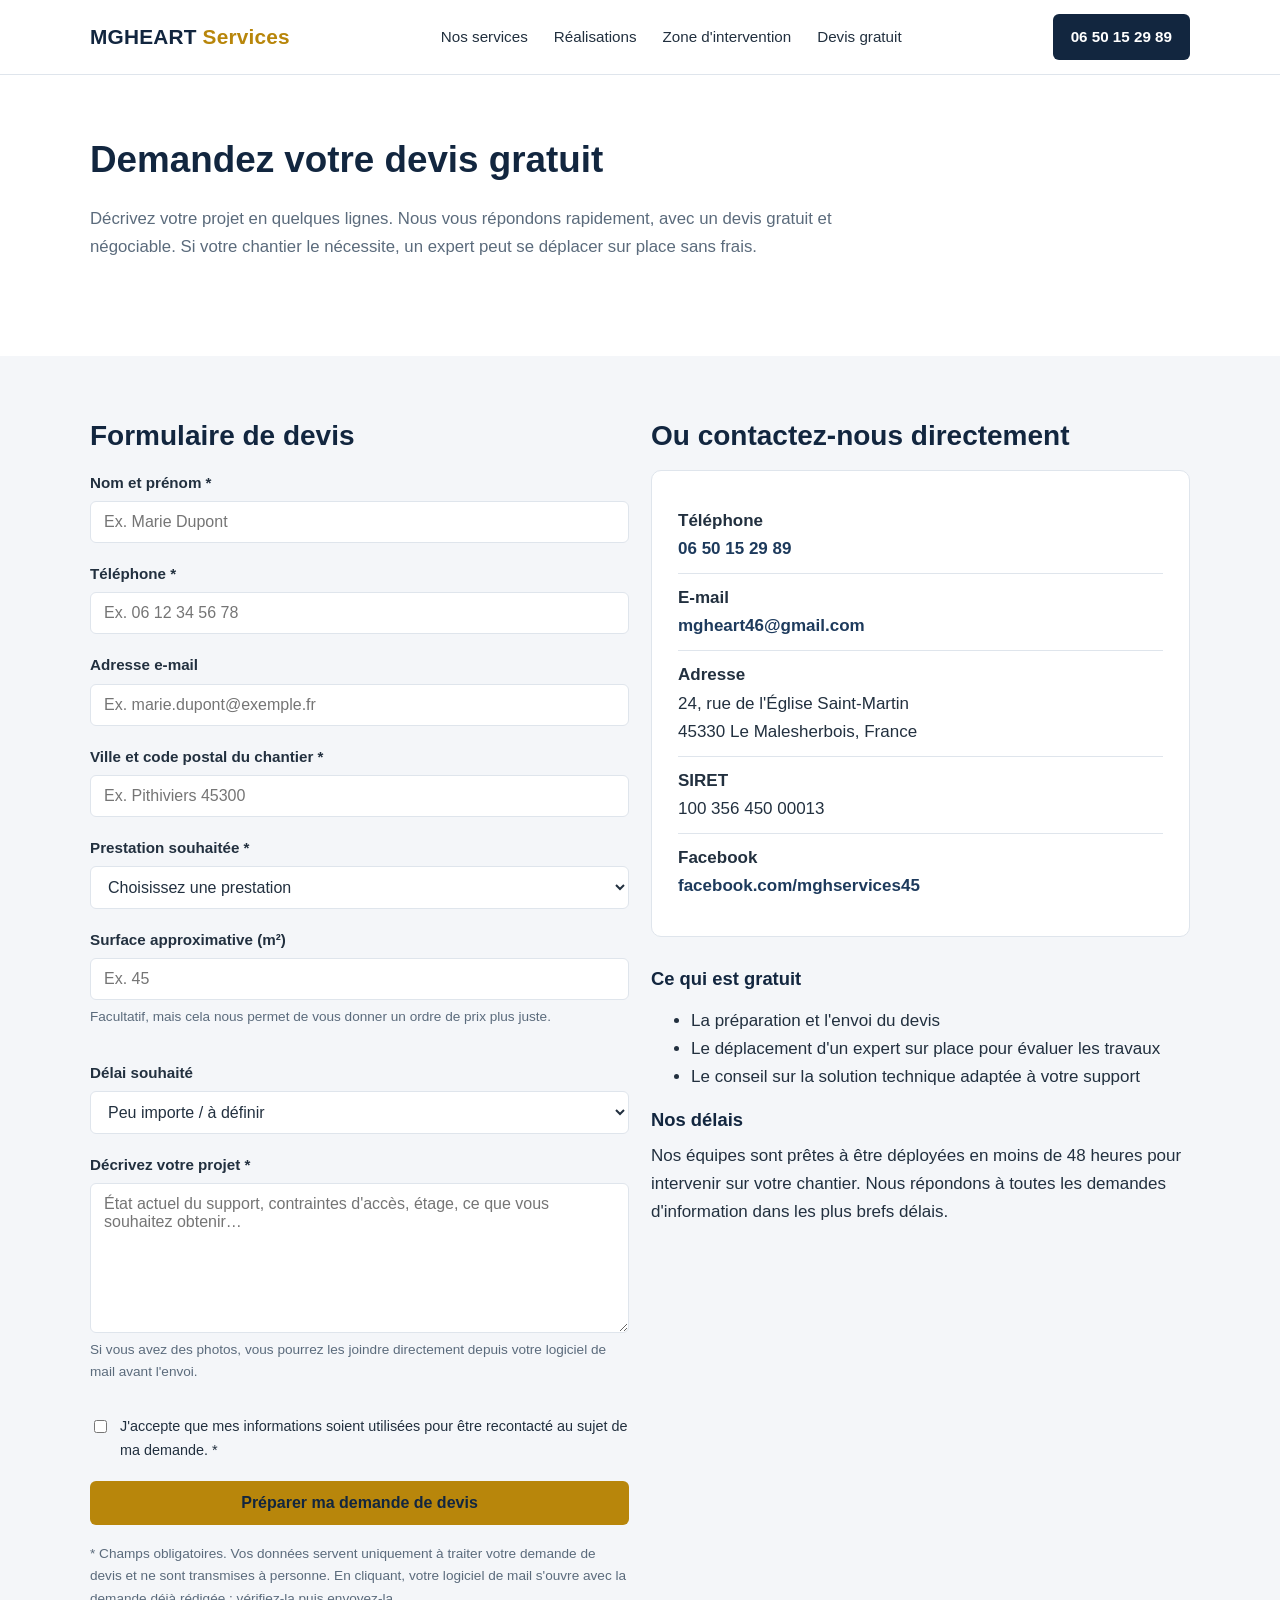
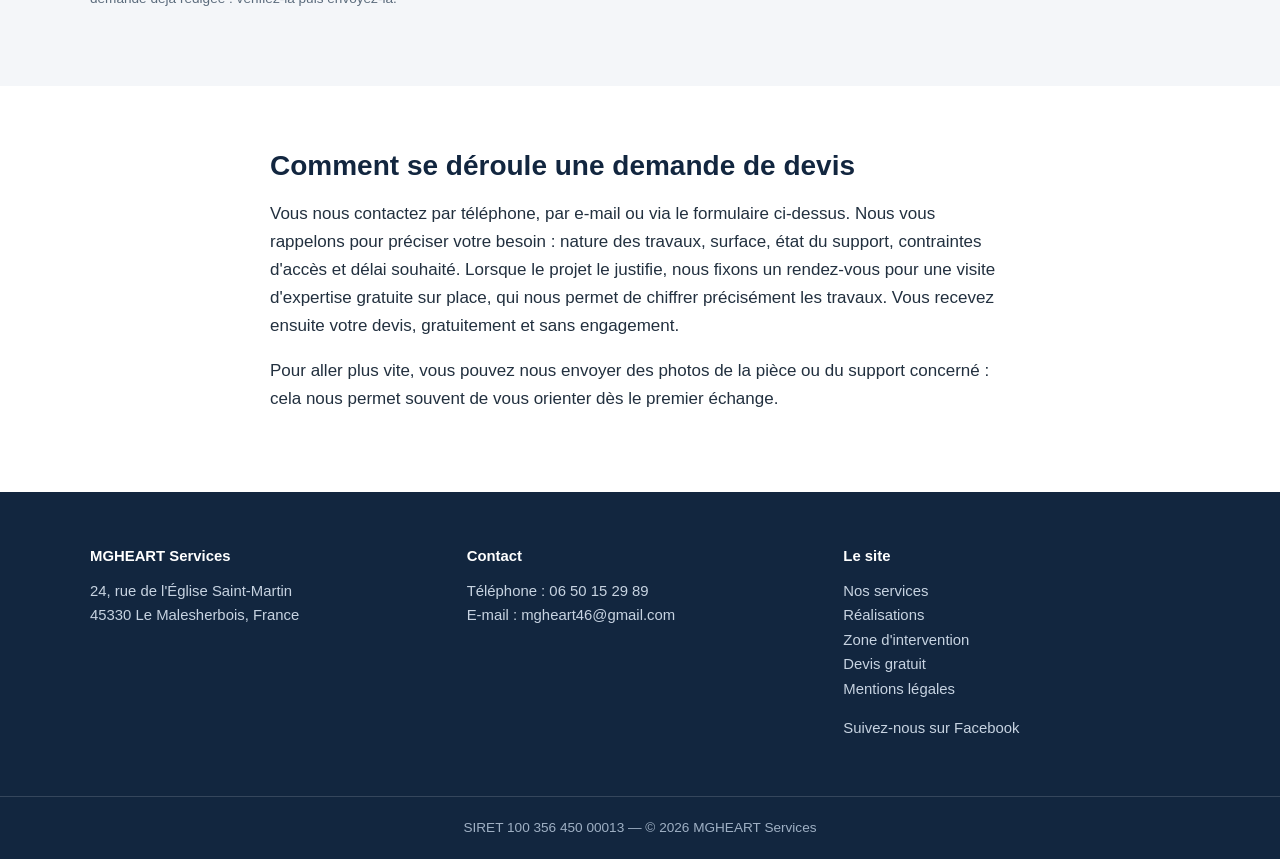
<file: contact.html>
<!DOCTYPE html>
<html lang="fr">
<head>
<meta charset="utf-8">
<meta name="viewport" content="width=device-width, initial-scale=1">
<title>Devis gratuit — Contact | MGHEART Services</title>
<meta name="description" content="Demandez votre devis gratuit à MGHEART Services : rénovation et nettoyage de locaux. Visite d'expertise gratuite. Le Malesherbois, Loiret et Île-de-France. Téléphone : 06 50 15 29 89.">
<link rel="canonical" href="https://www.mgheart-services.fr/contact.html">
<link rel="stylesheet" href="style.css">
</head>
<body>

<header class="entete">
  <div class="conteneur">
    <a class="logo" href="index.html">MGHEART<span> Services</span></a>
    <nav aria-label="Navigation principale">
      <ul>
        <li><a href="services.html">Nos services</a></li>
        <li><a href="realisations.html">Réalisations</a></li>
        <li><a href="zone-intervention.html">Zone d'intervention</a></li>
        <li><a href="contact.html">Devis gratuit</a></li>
      </ul>
    </nav>
    <a class="bouton-entete" href="tel:+33650152989">06 50 15 29 89</a>
  </div>
</header>

<main>

<section class="section">
  <div class="conteneur">
    <h1>Demandez votre devis gratuit</h1>
    <p class="chapeau">
      Décrivez votre projet en quelques lignes. Nous vous répondons rapidement,
      avec un devis gratuit et négociable. Si votre chantier le nécessite, un
      expert peut se déplacer sur place sans frais.
    </p>
  </div>
</section>

<section class="section section-grise">
  <div class="conteneur">
    <div class="grille">

      <div>
        <h2>Formulaire de devis</h2>
        <!--
          Ce formulaire fonctionne sans service externe : à l'envoi, il ouvre
          le logiciel de mail du visiteur avec la demande déjà rédigée,
          adressée à mgheart46@gmail.com. Pour le remplacer par un envoi
          automatique, il suffit plus tard de pointer l'attribut action vers
          un service tel que Formspree.
        -->
        <form class="formulaire" id="formulaire-devis" novalidate>
          <div class="champ">
            <label for="nom">Nom et prénom *</label>
            <input type="text" id="nom" name="nom" required autocomplete="name" placeholder="Ex. Marie Dupont">
            <p class="erreur" id="erreur-nom" hidden>Merci d'indiquer votre nom.</p>
          </div>

          <div class="champ">
            <label for="telephone">Téléphone *</label>
            <input type="tel" id="telephone" name="telephone" required autocomplete="tel" placeholder="Ex. 06 12 34 56 78">
            <p class="erreur" id="erreur-telephone" hidden>Merci d'indiquer un numéro où vous joindre.</p>
          </div>

          <div class="champ">
            <label for="email">Adresse e-mail</label>
            <input type="email" id="email" name="email" autocomplete="email" placeholder="Ex. marie.dupont@exemple.fr">
            <p class="erreur" id="erreur-email" hidden>Cet e-mail ne semble pas valide.</p>
          </div>

          <div class="champ">
            <label for="ville">Ville et code postal du chantier *</label>
            <input type="text" id="ville" name="ville" required autocomplete="address-level2" placeholder="Ex. Pithiviers 45300">
            <p class="erreur" id="erreur-ville" hidden>Merci d'indiquer le lieu des travaux.</p>
          </div>

          <div class="champ">
            <label for="prestation">Prestation souhaitée *</label>
            <select id="prestation" name="prestation" required>
              <option value="">Choisissez une prestation</option>
              <option>Traitement de sol — marbre</option>
              <option>Traitement de sol — terrazzo / granito</option>
              <option>Ponçage et vitrification de parquet</option>
              <option>Carrelage / tomettes / parement</option>
              <option>Plâtrerie</option>
              <option>Peinture / traitement des murs</option>
              <option>Isolation / aménagement de combles</option>
              <option>Électricité / plomberie</option>
              <option>Nettoyage professionnel (locaux)</option>
              <option>Nettoyage domestique</option>
              <option>Montage de meubles / débarras</option>
              <option>Plusieurs prestations / rénovation complète</option>
              <option>Autre demande</option>
            </select>
            <p class="erreur" id="erreur-prestation" hidden>Merci de choisir une prestation.</p>
          </div>

          <div class="champ">
            <label for="surface">Surface approximative (m²)</label>
            <input type="text" id="surface" name="surface" inputmode="numeric" placeholder="Ex. 45">
            <p class="mention-champ">Facultatif, mais cela nous permet de vous donner un ordre de prix plus juste.</p>
          </div>

          <div class="champ">
            <label for="delai">Délai souhaité</label>
            <select id="delai" name="delai">
              <option value="">Peu importe / à définir</option>
              <option>Dès que possible</option>
              <option>Dans le mois</option>
              <option>Dans les trois mois</option>
              <option>Plus tard, je me renseigne</option>
            </select>
          </div>

          <div class="champ">
            <label for="message">Décrivez votre projet *</label>
            <textarea id="message" name="message" required placeholder="État actuel du support, contraintes d'accès, étage, ce que vous souhaitez obtenir…"></textarea>
            <p class="mention-champ">Si vous avez des photos, vous pourrez les joindre directement depuis votre logiciel de mail avant l'envoi.</p>
            <p class="erreur" id="erreur-message" hidden>Merci de décrire brièvement votre projet.</p>
          </div>

          <div class="champ">
            <label for="consentement" style="font-weight:400; font-size:.9rem; display:flex; gap:10px; align-items:flex-start">
              <input type="checkbox" id="consentement" name="consentement" required style="width:auto; margin-top:5px">
              <span>J'accepte que mes informations soient utilisées pour être recontacté au sujet de ma demande. *</span>
            </label>
            <p class="erreur" id="erreur-consentement" hidden>Merci de cocher cette case pour que nous puissions vous répondre.</p>
          </div>

          <button class="bouton" type="submit" id="bouton-envoi">Préparer ma demande de devis</button>

          <p class="mention-champ">
            * Champs obligatoires. Vos données servent uniquement à traiter votre demande de devis
            et ne sont transmises à personne. En cliquant, votre logiciel de mail s'ouvre avec
            la demande déjà rédigée : vérifiez-la puis envoyez-la.
          </p>

          <p class="recap" id="recap" hidden></p>
        </form>
      </div>

      <div>
        <h2>Ou contactez-nous directement</h2>
        <div class="contact-direct">
          <ul class="coordonnees">
            <li>
              <strong>Téléphone</strong><br>
              <a href="tel:+33650152989">06 50 15 29 89</a>
            </li>
            <li>
              <strong>E-mail</strong><br>
              <a href="mailto:mgheart46@gmail.com">mgheart46@gmail.com</a>
            </li>
            <li>
              <strong>Adresse</strong><br>
              24, rue de l'Église Saint-Martin<br>
              45330 Le Malesherbois, France
            </li>
            <li>
              <strong>SIRET</strong><br>
              100 356 450 00013
            </li>
            <li>
              <strong>Facebook</strong><br>
              <a href="https://www.facebook.com/mghservices45" rel="noopener">facebook.com/mghservices45</a>
            </li>
          </ul>
        </div>

        <h3 style="margin-top:30px">Ce qui est gratuit</h3>
        <ul>
          <li>La préparation et l'envoi du devis</li>
          <li>Le déplacement d'un expert sur place pour évaluer les travaux</li>
          <li>Le conseil sur la solution technique adaptée à votre support</li>
        </ul>

        <h3>Nos délais</h3>
        <p>
          Nos équipes sont prêtes à être déployées en moins de 48 heures pour
          intervenir sur votre chantier. Nous répondons à toutes les demandes
          d'information dans les plus brefs délais.
        </p>
      </div>

    </div>
  </div>
</section>

<section class="section">
  <div class="conteneur prose">
    <h2>Comment se déroule une demande de devis</h2>
    <p>
      Vous nous contactez par téléphone, par e-mail ou via le formulaire
      ci-dessus. Nous vous rappelons pour préciser votre besoin : nature des
      travaux, surface, état du support, contraintes d'accès et délai
      souhaité. Lorsque le projet le justifie, nous fixons un rendez-vous pour
      une visite d'expertise gratuite sur place, qui nous permet de chiffrer
      précisément les travaux. Vous recevez ensuite votre devis, gratuitement
      et sans engagement.
    </p>
    <p>
      Pour aller plus vite, vous pouvez nous envoyer des photos de la pièce ou
      du support concerné : cela nous permet souvent de vous orienter dès le
      premier échange.
    </p>
  </div>
</section>

</main>

<footer class="pied">
  <div class="conteneur">
    <div>
      <p class="pied-titre">MGHEART Services</p>
      <p>
        24, rue de l'Église Saint-Martin<br>
        45330 Le Malesherbois, France
      </p>
    </div>
    <div>
      <p class="pied-titre">Contact</p>
      <p>
        Téléphone : <a href="tel:+33650152989">06 50 15 29 89</a><br>
        E-mail : <a href="mailto:mgheart46@gmail.com">mgheart46@gmail.com</a>
      </p>
    </div>
    <div>
      <p class="pied-titre">Le site</p>
      <p>
        <a href="services.html">Nos services</a><br>
        <a href="realisations.html">Réalisations</a><br>
        <a href="zone-intervention.html">Zone d'intervention</a><br>
        <a href="contact.html">Devis gratuit</a><br>
        <a href="mentions-legales.html">Mentions légales</a>
      </p>
      <p style="margin-top:14px">
        <a href="https://www.facebook.com/mghservices45" rel="noopener">Suivez-nous sur Facebook</a>
      </p>
    </div>
  </div>
  <p class="pied-bas">SIRET 100 356 450 00013 — © 2026 MGHEART Services</p>
</footer>


<script>
(function () {
  var DESTINATAIRE = "mgheart46@gmail.com";

  var form = document.getElementById("formulaire-devis");
  if (!form) return;

  var champs = [
    { id: "nom",          obligatoire: true },
    { id: "telephone",    obligatoire: true },
    { id: "email",        obligatoire: false, email: true },
    { id: "ville",        obligatoire: true },
    { id: "prestation",   obligatoire: true },
    { id: "message",      obligatoire: true },
    { id: "consentement", obligatoire: true, case: true }
  ];

  function valeur(id) {
    var el = document.getElementById(id);
    if (!el) return "";
    return el.type === "checkbox" ? (el.checked ? "oui" : "") : el.value.trim();
  }

  function afficherErreur(id, montre) {
    var el = document.getElementById(id);
    var msg = document.getElementById("erreur-" + id);
    if (el) el.setAttribute("aria-invalid", montre ? "true" : "false");
    if (msg) msg.hidden = !montre;
  }

  function valider() {
    var premierInvalide = null;

    champs.forEach(function (c) {
      var v = valeur(c.id);
      var invalide = false;

      if (c.obligatoire && !v) invalide = true;
      if (!invalide && c.email && v && !/^[^\s@]+@[^\s@]+\.[^\s@]{2,}$/.test(v)) invalide = true;
      if (!invalide && c.id === "telephone" && v && v.replace(/[^0-9]/g, "").length < 9) invalide = true;

      afficherErreur(c.id, invalide);
      if (invalide && !premierInvalide) premierInvalide = document.getElementById(c.id);
    });

    return premierInvalide;
  }

  // Effacer le message d'erreur dès que l'utilisateur corrige
  champs.forEach(function (c) {
    var el = document.getElementById(c.id);
    if (!el) return;
    var evenement = el.type === "checkbox" || el.tagName === "SELECT" ? "change" : "input";
    el.addEventListener(evenement, function () { afficherErreur(c.id, false); });
  });

  form.addEventListener("submit", function (e) {
    e.preventDefault();

    var premierInvalide = valider();
    if (premierInvalide) {
      premierInvalide.focus();
      premierInvalide.scrollIntoView({ behavior: "smooth", block: "center" });
      return;
    }

    var lignes = [
      "Nom et prénom : " + valeur("nom"),
      "Téléphone : " + valeur("telephone"),
      "E-mail : " + (valeur("email") || "non renseigné"),
      "Ville et code postal du chantier : " + valeur("ville"),
      "Prestation souhaitée : " + valeur("prestation"),
      "Surface approximative : " + (valeur("surface") ? valeur("surface") + " m²" : "non renseignée"),
      "Délai souhaité : " + (valeur("delai") || "à définir"),
      "",
      "Description du projet :",
      valeur("message"),
      "",
      "---",
      "Demande envoyée depuis le site mgheart-services.fr"
    ];

    var corps = lignes.join("\n");
    var sujet = "Demande de devis - " + valeur("prestation") + " - " + valeur("ville");
    var lien = "mailto:" + DESTINATAIRE +
               "?subject=" + encodeURIComponent(sujet) +
               "&body=" + encodeURIComponent(corps);

    window.location.href = lien;

    var recap = document.getElementById("recap");
    if (recap) {
      recap.hidden = false;
      recap.innerHTML = "<strong>Votre demande est prête.</strong>" +
        "Votre logiciel de mail vient de s'ouvrir avec le message déjà rédigé : " +
        "vérifiez-le, ajoutez vos photos si vous en avez, puis cliquez sur Envoyer. " +
        "Si rien ne s'est ouvert, écrivez-nous directement à " +
        '<a href="mailto:' + DESTINATAIRE + '">' + DESTINATAIRE + "</a> " +
        "ou appelez le <a href=\"tel:+33650152989\">06 50 15 29 89</a>.";
    }
  });
})();
</script>

</body>
</html>
</file>
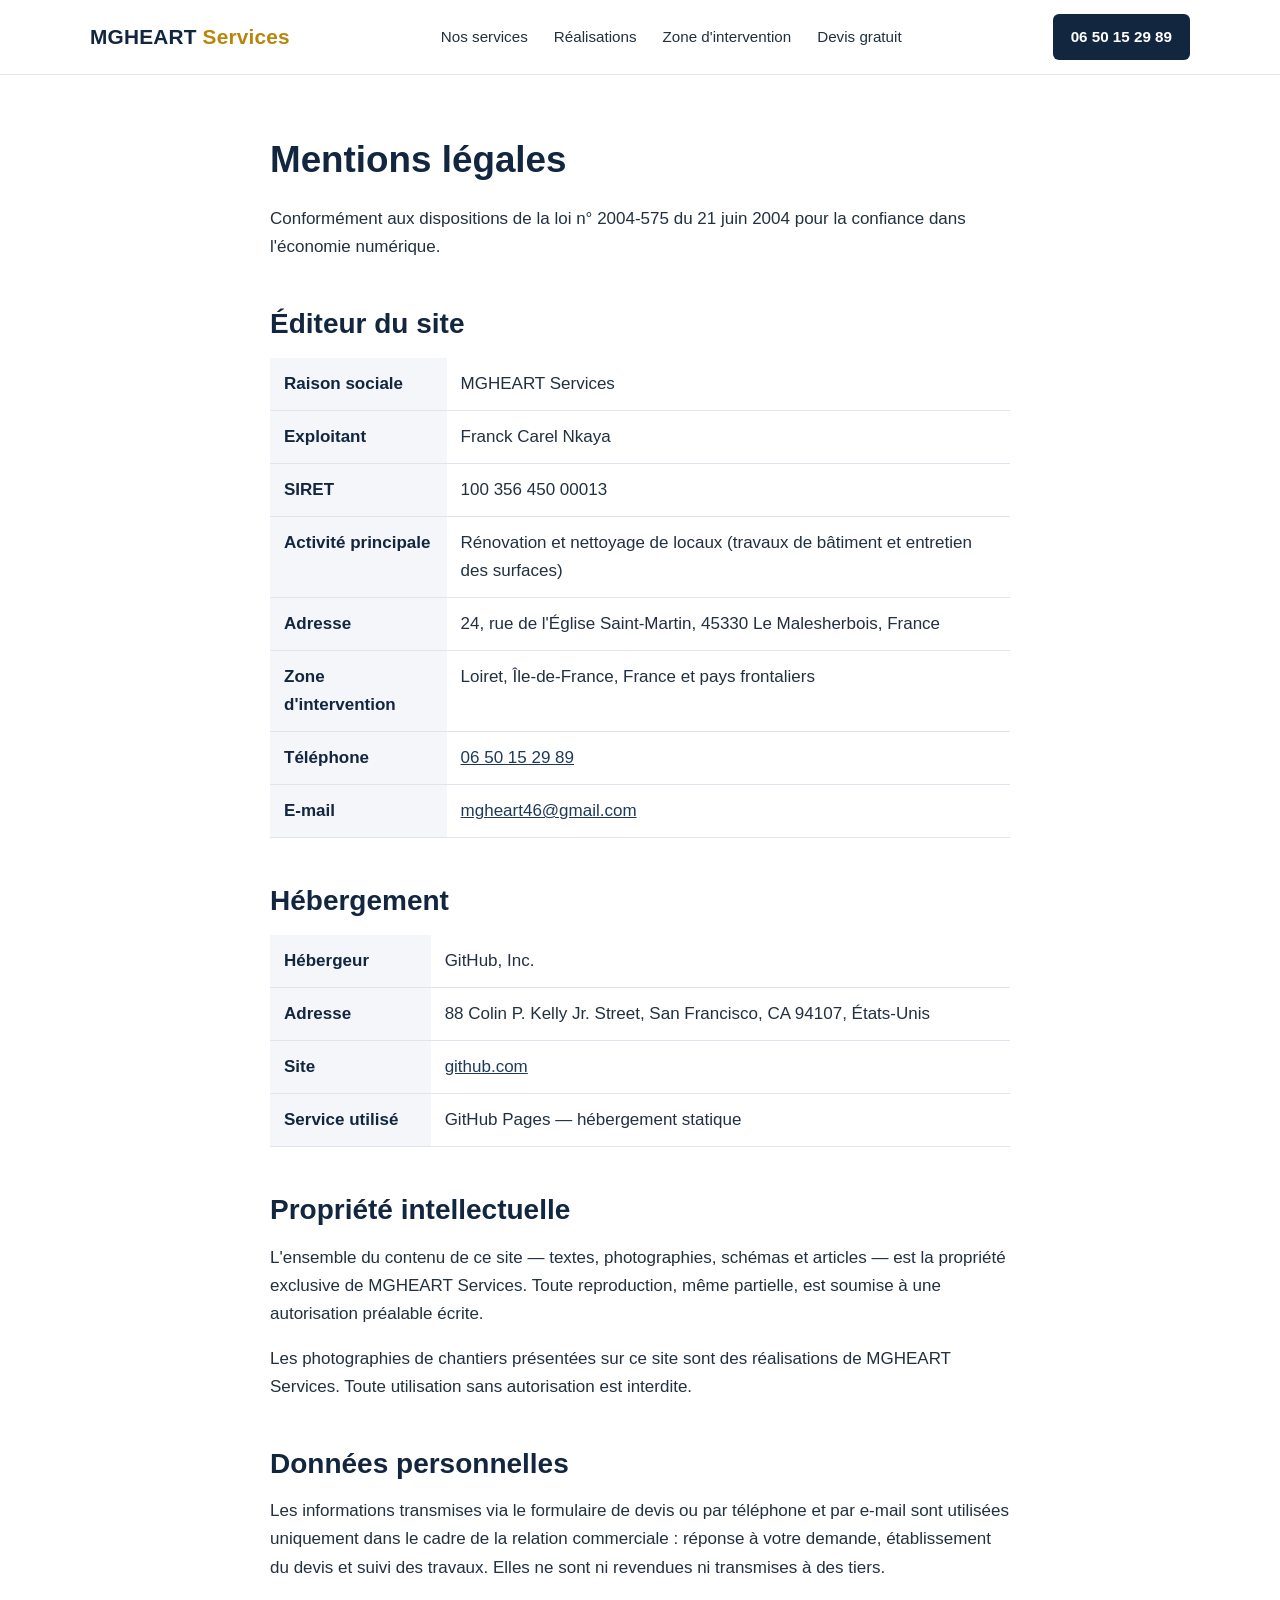
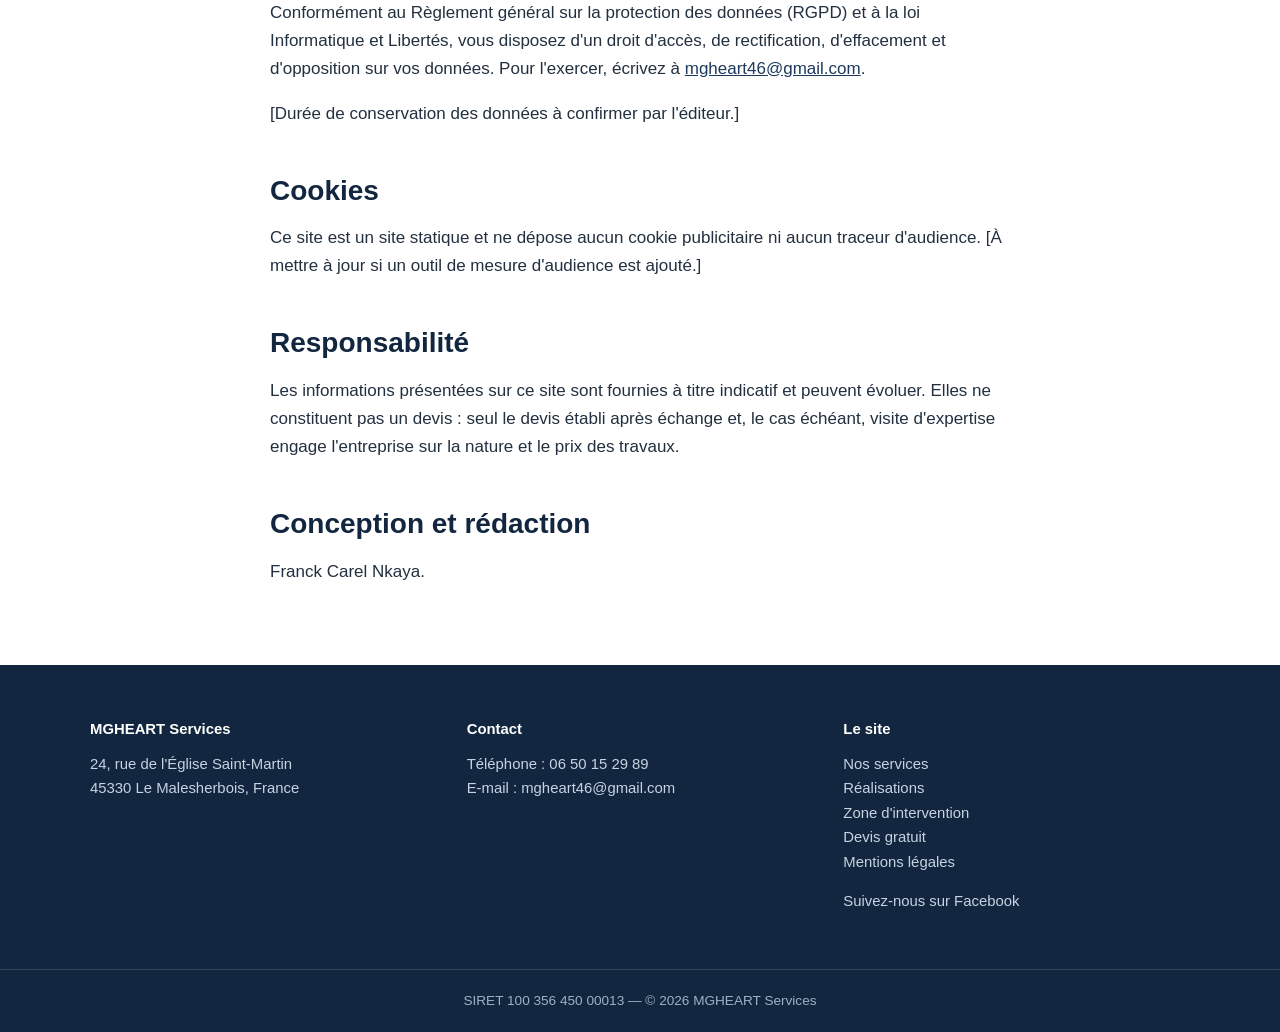
<file: mentions-legales.html>
<!DOCTYPE html>
<html lang="fr">
<head>
<meta charset="utf-8">
<meta name="viewport" content="width=device-width, initial-scale=1">
<title>Mentions légales | MGHEART Services</title>
<meta name="description" content="Mentions légales du site MGHEART Services : éditeur, SIRET, coordonnées, hébergeur, propriété intellectuelle et traitement des données personnelles.">
<link rel="canonical" href="https://www.mgheart-services.fr/mentions-legales.html">
<link rel="stylesheet" href="style.css">
<meta name="robots" content="noindex, follow">
</head>
<body>

<header class="entete">
  <div class="conteneur">
    <a class="logo" href="index.html">MGHEART<span> Services</span></a>
    <nav aria-label="Navigation principale">
      <ul>
        <li><a href="services.html">Nos services</a></li>
        <li><a href="realisations.html">Réalisations</a></li>
        <li><a href="zone-intervention.html">Zone d'intervention</a></li>
        <li><a href="contact.html">Devis gratuit</a></li>
      </ul>
    </nav>
    <a class="bouton-entete" href="tel:+33650152989">06 50 15 29 89</a>
  </div>
</header>

<main>

<section class="section">
  <div class="conteneur prose">
    <h1>Mentions légales</h1>
    <p>
      Conformément aux dispositions de la loi n° 2004-575 du 21 juin 2004 pour
      la confiance dans l'économie numérique.
    </p>

    <h2>Éditeur du site</h2>
    <table>
      <tbody>
        <tr><th>Raison sociale</th><td>MGHEART Services</td></tr>
        <tr><th>Exploitant</th><td>Franck Carel Nkaya</td></tr>
        <tr><th>SIRET</th><td>100 356 450 00013</td></tr>
        <tr><th>Activité principale</th><td>Rénovation et nettoyage de locaux (travaux de bâtiment et entretien des surfaces)</td></tr>
        <tr><th>Adresse</th><td>24, rue de l'Église Saint-Martin, 45330 Le Malesherbois, France</td></tr>
        <tr><th>Zone d'intervention</th><td>Loiret, Île-de-France, France et pays frontaliers</td></tr>
        <tr><th>Téléphone</th><td><a href="tel:+33650152989">06 50 15 29 89</a></td></tr>
        <tr><th>E-mail</th><td><a href="mailto:mgheart46@gmail.com">mgheart46@gmail.com</a></td></tr>
      </tbody>
    </table>

    <h2>Hébergement</h2>
    <table>
      <tbody>
        <tr><th>Hébergeur</th><td>GitHub, Inc.</td></tr>
        <tr><th>Adresse</th><td>88 Colin P. Kelly Jr. Street, San Francisco, CA 94107, États-Unis</td></tr>
        <tr><th>Site</th><td><a href="https://github.com/" rel="noopener">github.com</a></td></tr>
        <tr><th>Service utilisé</th><td>GitHub Pages — hébergement statique</td></tr>
      </tbody>
    </table>

    <h2>Propriété intellectuelle</h2>
    <p>
      L'ensemble du contenu de ce site — textes, photographies, schémas et
      articles — est la propriété exclusive de MGHEART Services. Toute
      reproduction, même partielle, est soumise à une autorisation préalable
      écrite.
    </p>
    <p>
      Les photographies de chantiers présentées sur ce site sont des
      réalisations de MGHEART Services. Toute utilisation sans autorisation est
      interdite.
    </p>

    <h2>Données personnelles</h2>
    <p>
      Les informations transmises via le formulaire de devis ou par téléphone
      et par e-mail sont utilisées uniquement dans le cadre de la relation
      commerciale : réponse à votre demande, établissement du devis et suivi
      des travaux. Elles ne sont ni revendues ni transmises à des tiers.
    </p>
    <p>
      Conformément au Règlement général sur la protection des données (RGPD) et
      à la loi Informatique et Libertés, vous disposez d'un droit d'accès, de
      rectification, d'effacement et d'opposition sur vos données. Pour
      l'exercer, écrivez à
      <a href="mailto:mgheart46@gmail.com">mgheart46@gmail.com</a>.
    </p>
    <p>
      [Durée de conservation des données à confirmer par l'éditeur.]
    </p>

    <h2>Cookies</h2>
    <p>
      Ce site est un site statique et ne dépose aucun cookie publicitaire ni
      aucun traceur d'audience. [À mettre à jour si un outil de mesure
      d'audience est ajouté.]
    </p>

    <h2>Responsabilité</h2>
    <p>
      Les informations présentées sur ce site sont fournies à titre indicatif
      et peuvent évoluer. Elles ne constituent pas un devis : seul le devis
      établi après échange et, le cas échéant, visite d'expertise engage
      l'entreprise sur la nature et le prix des travaux.
    </p>

    <h2>Conception et rédaction</h2>
    <p>Franck Carel Nkaya.</p>
  </div>
</section>

</main>

<footer class="pied">
  <div class="conteneur">
    <div>
      <p class="pied-titre">MGHEART Services</p>
      <p>
        24, rue de l'Église Saint-Martin<br>
        45330 Le Malesherbois, France
      </p>
    </div>
    <div>
      <p class="pied-titre">Contact</p>
      <p>
        Téléphone : <a href="tel:+33650152989">06 50 15 29 89</a><br>
        E-mail : <a href="mailto:mgheart46@gmail.com">mgheart46@gmail.com</a>
      </p>
    </div>
    <div>
      <p class="pied-titre">Le site</p>
      <p>
        <a href="services.html">Nos services</a><br>
        <a href="realisations.html">Réalisations</a><br>
        <a href="zone-intervention.html">Zone d'intervention</a><br>
        <a href="contact.html">Devis gratuit</a><br>
        <a href="mentions-legales.html">Mentions légales</a>
      </p>
      <p style="margin-top:14px">
        <a href="https://www.facebook.com/mghservices45" rel="noopener">Suivez-nous sur Facebook</a>
      </p>
    </div>
  </div>
  <p class="pied-bas">SIRET 100 356 450 00013 — © 2026 MGHEART Services</p>
</footer>

</body>
</html>
</file>
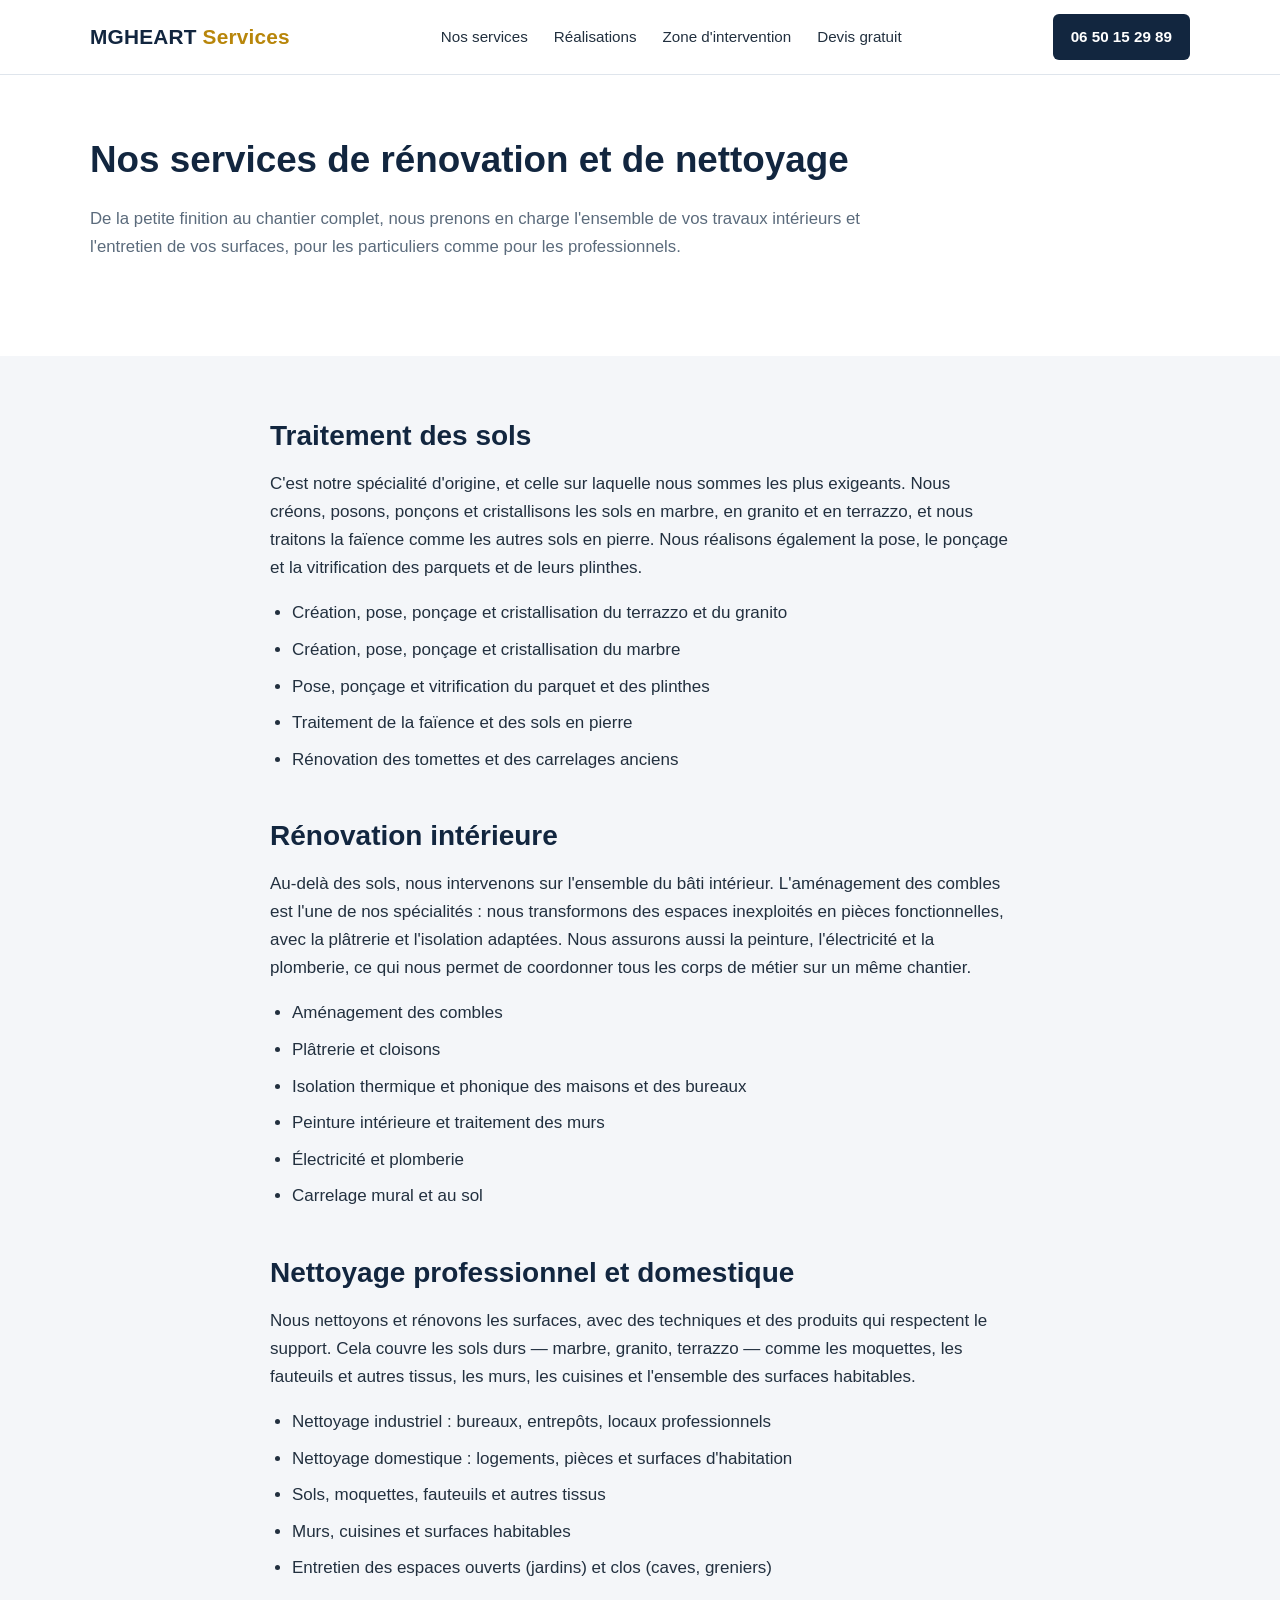
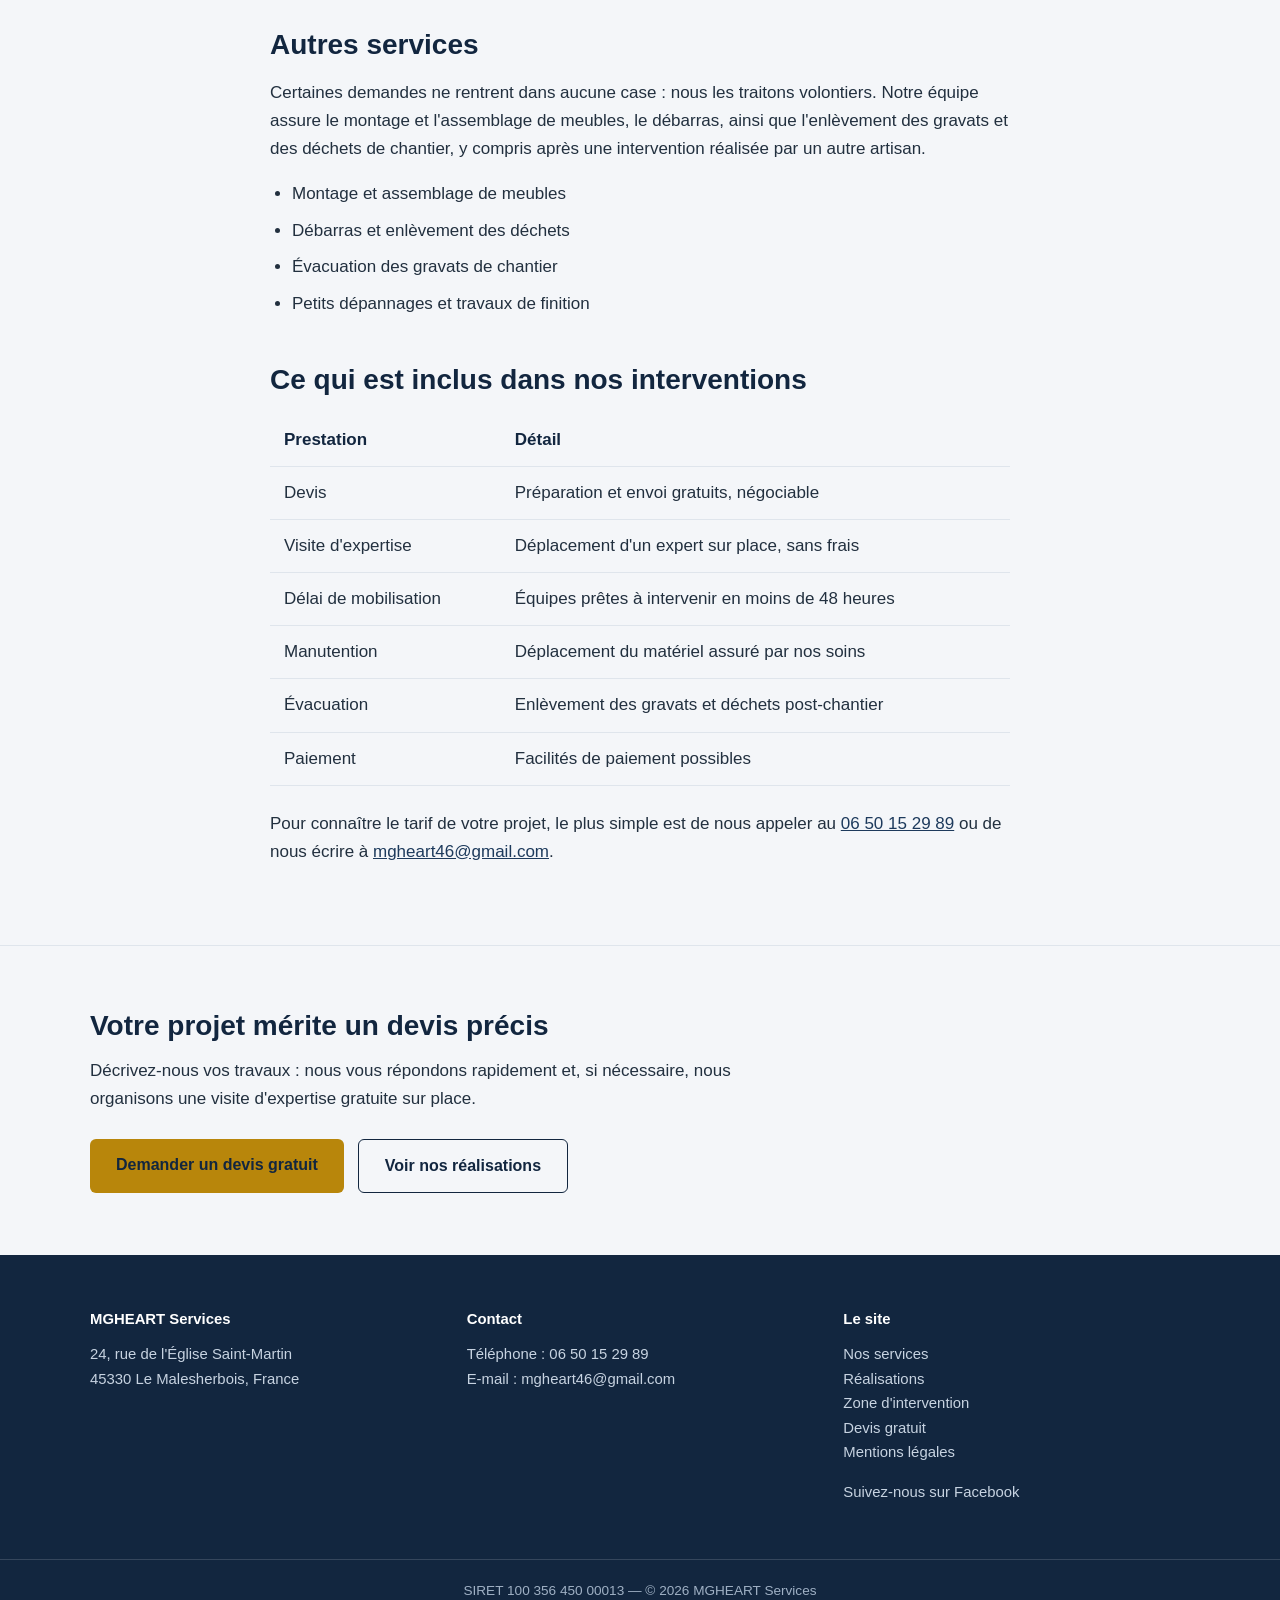
<file: services.html>
<!DOCTYPE html>
<html lang="fr">
<head>
<meta charset="utf-8">
<meta name="viewport" content="width=device-width, initial-scale=1">
<title>Nos services — Rénovation, sols et nettoyage | MGHEART Services</title>
<meta name="description" content="Traitement de sols (marbre, terrazzo, granito, parquet), rénovation intérieure (plâtrerie, isolation, peinture, électricité, plomberie), nettoyage professionnel et domestique. Le Malesherbois, Loiret et Île-de-France.">
<link rel="canonical" href="https://www.mgheart-services.fr/services.html">
<link rel="stylesheet" href="style.css">
</head>
<body>

<header class="entete">
  <div class="conteneur">
    <a class="logo" href="index.html">MGHEART<span> Services</span></a>
    <nav aria-label="Navigation principale">
      <ul>
        <li><a href="services.html">Nos services</a></li>
        <li><a href="realisations.html">Réalisations</a></li>
        <li><a href="zone-intervention.html">Zone d'intervention</a></li>
        <li><a href="contact.html">Devis gratuit</a></li>
      </ul>
    </nav>
    <a class="bouton-entete" href="tel:+33650152989">06 50 15 29 89</a>
  </div>
</header>

<main>

<section class="section">
  <div class="conteneur">
    <h1>Nos services de rénovation et de nettoyage</h1>
    <p class="chapeau">
      De la petite finition au chantier complet, nous prenons en charge
      l'ensemble de vos travaux intérieurs et l'entretien de vos surfaces,
      pour les particuliers comme pour les professionnels.
    </p>
  </div>
</section>

<section class="section section-grise">
  <div class="conteneur prose">
    <h2>Traitement des sols</h2>
    <p>
      C'est notre spécialité d'origine, et celle sur laquelle nous sommes les
      plus exigeants. Nous créons, posons, ponçons et cristallisons les sols en
      marbre, en granito et en terrazzo, et nous traitons la faïence comme les
      autres sols en pierre. Nous réalisons également la pose, le ponçage et la
      vitrification des parquets et de leurs plinthes.
    </p>
    <ul>
      <li>Création, pose, ponçage et cristallisation du terrazzo et du granito</li>
      <li>Création, pose, ponçage et cristallisation du marbre</li>
      <li>Pose, ponçage et vitrification du parquet et des plinthes</li>
      <li>Traitement de la faïence et des sols en pierre</li>
      <li>Rénovation des tomettes et des carrelages anciens</li>
    </ul>

    <h2>Rénovation intérieure</h2>
    <p>
      Au-delà des sols, nous intervenons sur l'ensemble du bâti intérieur.
      L'aménagement des combles est l'une de nos spécialités : nous transformons
      des espaces inexploités en pièces fonctionnelles, avec la plâtrerie et
      l'isolation adaptées. Nous assurons aussi la peinture, l'électricité et
      la plomberie, ce qui nous permet de coordonner tous les corps de métier
      sur un même chantier.
    </p>
    <ul>
      <li>Aménagement des combles</li>
      <li>Plâtrerie et cloisons</li>
      <li>Isolation thermique et phonique des maisons et des bureaux</li>
      <li>Peinture intérieure et traitement des murs</li>
      <li>Électricité et plomberie</li>
      <li>Carrelage mural et au sol</li>
    </ul>

    <h2>Nettoyage professionnel et domestique</h2>
    <p>
      Nous nettoyons et rénovons les surfaces, avec des techniques et des
      produits qui respectent le support. Cela couvre les sols durs — marbre,
      granito, terrazzo — comme les moquettes, les fauteuils et autres tissus,
      les murs, les cuisines et l'ensemble des surfaces habitables.
    </p>
    <ul>
      <li>Nettoyage industriel : bureaux, entrepôts, locaux professionnels</li>
      <li>Nettoyage domestique : logements, pièces et surfaces d'habitation</li>
      <li>Sols, moquettes, fauteuils et autres tissus</li>
      <li>Murs, cuisines et surfaces habitables</li>
      <li>Entretien des espaces ouverts (jardins) et clos (caves, greniers)</li>
    </ul>

    <h2>Autres services</h2>
    <p>
      Certaines demandes ne rentrent dans aucune case : nous les traitons
      volontiers. Notre équipe assure le montage et l'assemblage de meubles,
      le débarras, ainsi que l'enlèvement des gravats et des déchets de
      chantier, y compris après une intervention réalisée par un autre
      artisan.
    </p>
    <ul>
      <li>Montage et assemblage de meubles</li>
      <li>Débarras et enlèvement des déchets</li>
      <li>Évacuation des gravats de chantier</li>
      <li>Petits dépannages et travaux de finition</li>
    </ul>

    <h2>Ce qui est inclus dans nos interventions</h2>
    <table>
      <thead>
        <tr>
          <th>Prestation</th>
          <th>Détail</th>
        </tr>
      </thead>
      <tbody>
        <tr>
          <td>Devis</td>
          <td>Préparation et envoi gratuits, négociable</td>
        </tr>
        <tr>
          <td>Visite d'expertise</td>
          <td>Déplacement d'un expert sur place, sans frais</td>
        </tr>
        <tr>
          <td>Délai de mobilisation</td>
          <td>Équipes prêtes à intervenir en moins de 48 heures</td>
        </tr>
        <tr>
          <td>Manutention</td>
          <td>Déplacement du matériel assuré par nos soins</td>
        </tr>
        <tr>
          <td>Évacuation</td>
          <td>Enlèvement des gravats et déchets post-chantier</td>
        </tr>
        <tr>
          <td>Paiement</td>
          <td>Facilités de paiement possibles</td>
        </tr>
      </tbody>
    </table>

    <p>
      Pour connaître le tarif de votre projet, le plus simple est de nous
      appeler au <a href="tel:+33650152989">06 50 15 29 89</a> ou de nous écrire
      à <a href="mailto:mgheart46@gmail.com">mgheart46@gmail.com</a>.
    </p>
  </div>
</section>

<section class="section appel">
  <div class="conteneur">
    <h2>Votre projet mérite un devis précis</h2>
    <p>
      Décrivez-nous vos travaux : nous vous répondons rapidement et, si
      nécessaire, nous organisons une visite d'expertise gratuite sur place.
    </p>
    <div class="actions">
      <a class="bouton" href="contact.html">Demander un devis gratuit</a>
      <a class="bouton bouton-clair" href="realisations.html">Voir nos réalisations</a>
    </div>
  </div>
</section>

</main>

<footer class="pied">
  <div class="conteneur">
    <div>
      <p class="pied-titre">MGHEART Services</p>
      <p>
        24, rue de l'Église Saint-Martin<br>
        45330 Le Malesherbois, France
      </p>
    </div>
    <div>
      <p class="pied-titre">Contact</p>
      <p>
        Téléphone : <a href="tel:+33650152989">06 50 15 29 89</a><br>
        E-mail : <a href="mailto:mgheart46@gmail.com">mgheart46@gmail.com</a>
      </p>
    </div>
    <div>
      <p class="pied-titre">Le site</p>
      <p>
        <a href="services.html">Nos services</a><br>
        <a href="realisations.html">Réalisations</a><br>
        <a href="zone-intervention.html">Zone d'intervention</a><br>
        <a href="contact.html">Devis gratuit</a><br>
        <a href="mentions-legales.html">Mentions légales</a>
      </p>
      <p style="margin-top:14px">
        <a href="https://www.facebook.com/mghservices45" rel="noopener">Suivez-nous sur Facebook</a>
      </p>
    </div>
  </div>
  <p class="pied-bas">SIRET 100 356 450 00013 — © 2026 MGHEART Services</p>
</footer>

</body>
</html>
</file>
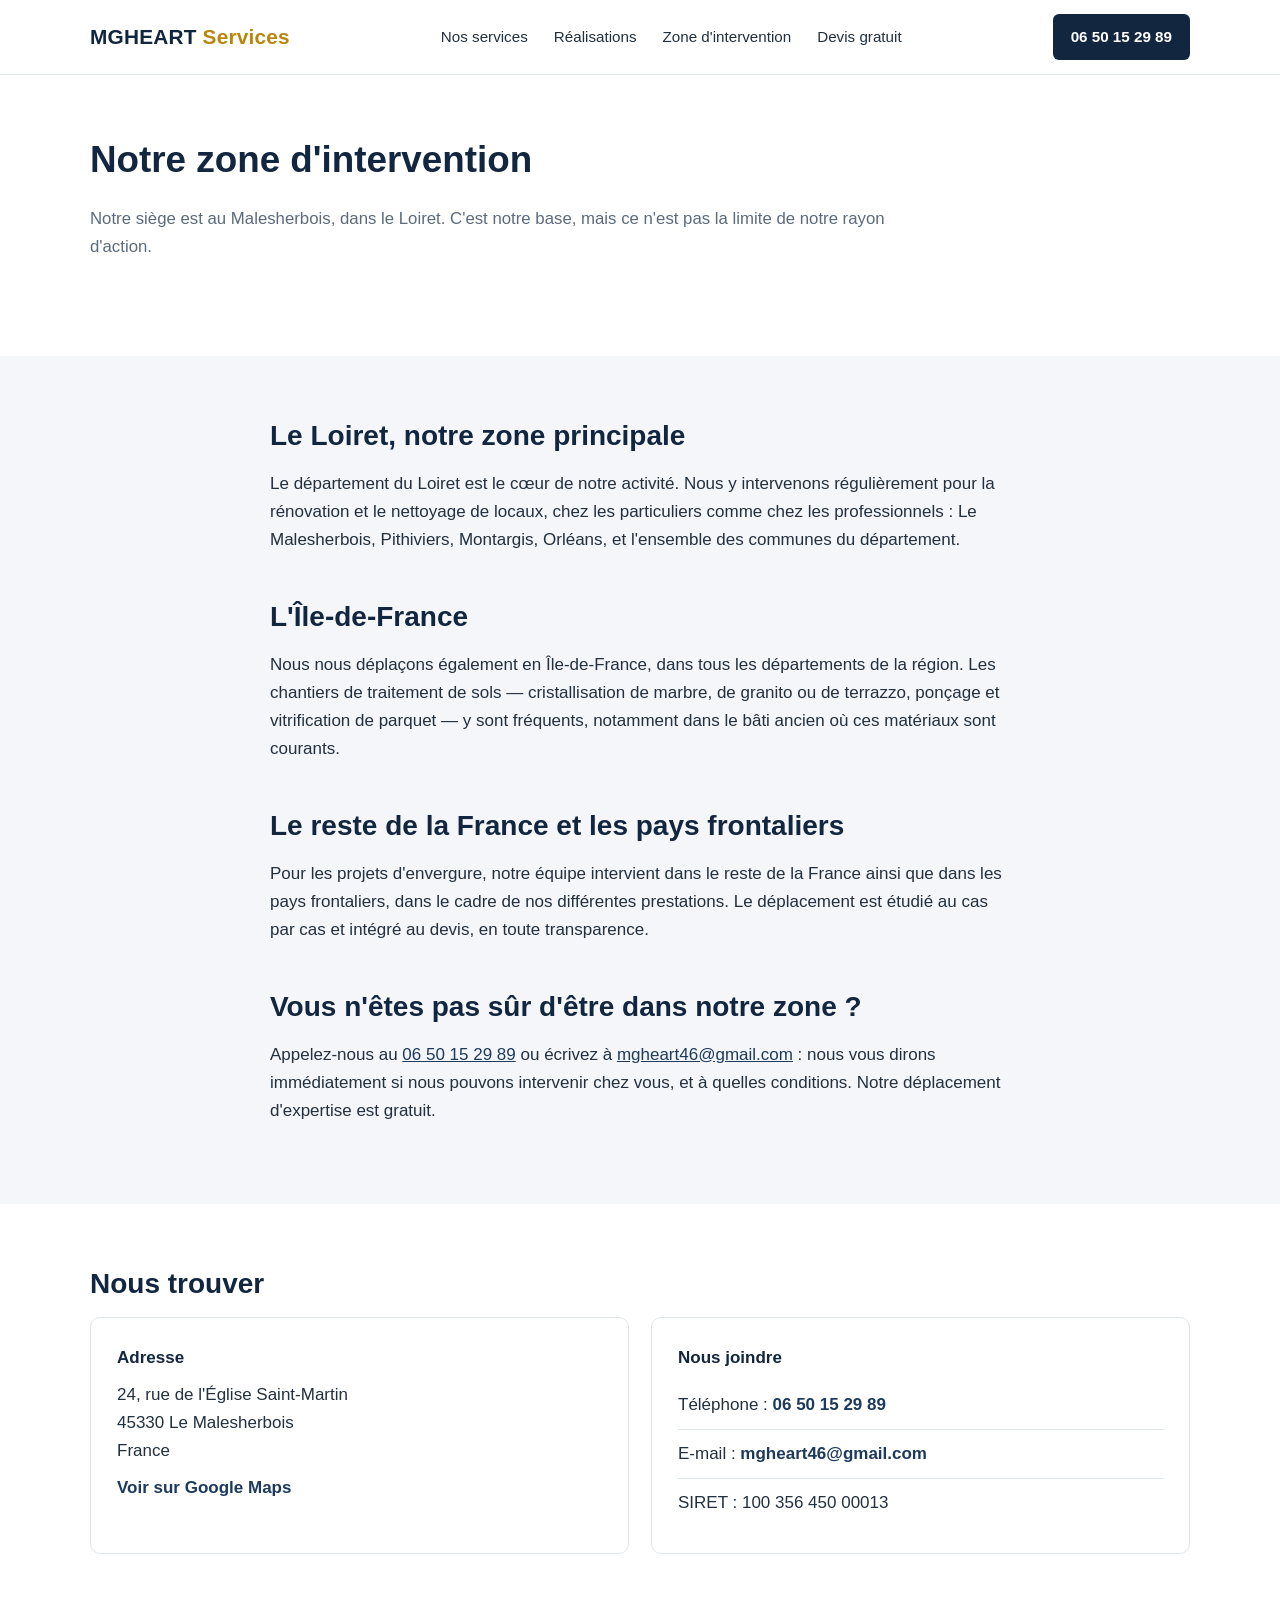
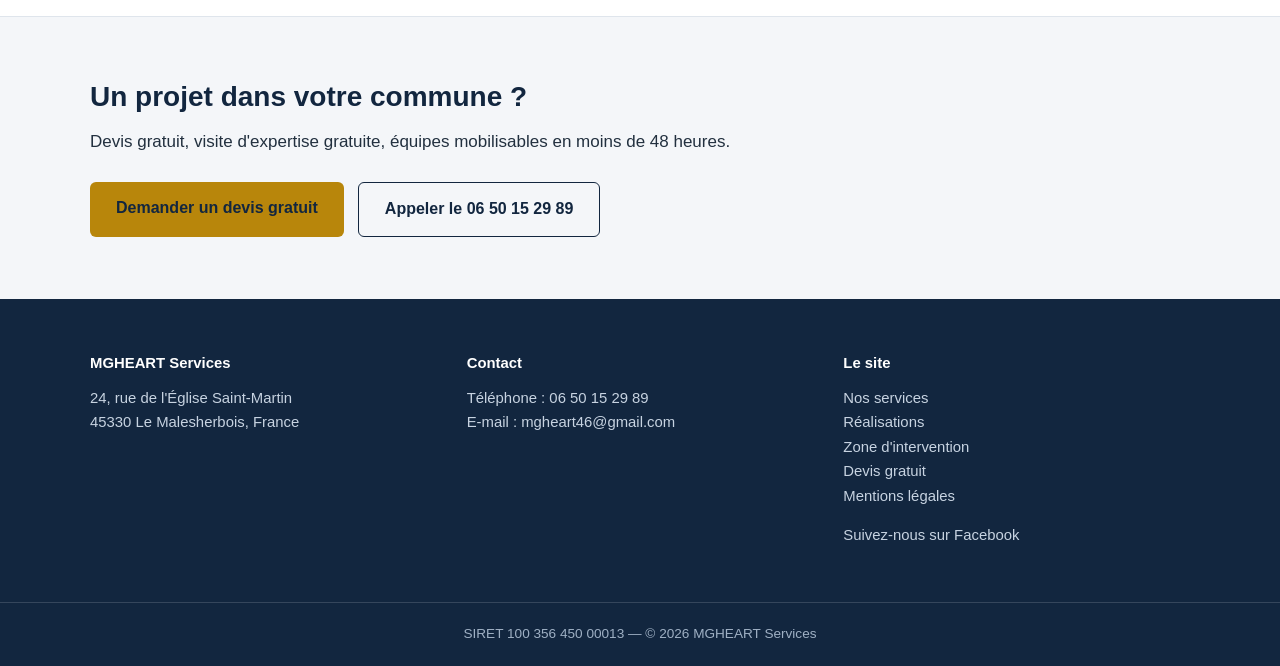
<file: zone-intervention.html>
<!DOCTYPE html>
<html lang="fr">
<head>
<meta charset="utf-8">
<meta name="viewport" content="width=device-width, initial-scale=1">
<title>Zone d'intervention — Loiret et Île-de-France | MGHEART Services</title>
<meta name="description" content="MGHEART Services intervient à Le Malesherbois, dans tout le Loiret (45), en Île-de-France, dans le reste de la France et dans les pays frontaliers. Devis et visite d'expertise gratuits.">
<link rel="canonical" href="https://www.mgheart-services.fr/zone-intervention.html">
<link rel="stylesheet" href="style.css">
</head>
<body>

<header class="entete">
  <div class="conteneur">
    <a class="logo" href="index.html">MGHEART<span> Services</span></a>
    <nav aria-label="Navigation principale">
      <ul>
        <li><a href="services.html">Nos services</a></li>
        <li><a href="realisations.html">Réalisations</a></li>
        <li><a href="zone-intervention.html">Zone d'intervention</a></li>
        <li><a href="contact.html">Devis gratuit</a></li>
      </ul>
    </nav>
    <a class="bouton-entete" href="tel:+33650152989">06 50 15 29 89</a>
  </div>
</header>

<main>

<section class="section">
  <div class="conteneur">
    <h1>Notre zone d'intervention</h1>
    <p class="chapeau">
      Notre siège est au Malesherbois, dans le Loiret. C'est notre base, mais
      ce n'est pas la limite de notre rayon d'action.
    </p>
  </div>
</section>

<section class="section section-grise">
  <div class="conteneur prose">
    <h2>Le Loiret, notre zone principale</h2>
    <p>
      Le département du Loiret est le cœur de notre activité. Nous y
      intervenons régulièrement pour la rénovation et le nettoyage de locaux,
      chez les particuliers comme chez les professionnels : Le Malesherbois,
      Pithiviers, Montargis, Orléans, et l'ensemble des communes du
      département.
    </p>

    <h2>L'Île-de-France</h2>
    <p>
      Nous nous déplaçons également en Île-de-France, dans tous les
      départements de la région. Les chantiers de traitement de sols —
      cristallisation de marbre, de granito ou de terrazzo, ponçage et
      vitrification de parquet — y sont fréquents, notamment dans le bâti
      ancien où ces matériaux sont courants.
    </p>

    <h2>Le reste de la France et les pays frontaliers</h2>
    <p>
      Pour les projets d'envergure, notre équipe intervient dans le reste de
      la France ainsi que dans les pays frontaliers, dans le cadre de nos
      différentes prestations. Le déplacement est étudié au cas par cas et
      intégré au devis, en toute transparence.
    </p>

    <h2>Vous n'êtes pas sûr d'être dans notre zone ?</h2>
    <p>
      Appelez-nous au <a href="tel:+33650152989">06 50 15 29 89</a> ou écrivez à
      <a href="mailto:mgheart46@gmail.com">mgheart46@gmail.com</a> : nous vous
      dirons immédiatement si nous pouvons intervenir chez vous, et à quelles
      conditions. Notre déplacement d'expertise est gratuit.
    </p>
  </div>
</section>

<section class="section">
  <div class="conteneur">
    <h2>Nous trouver</h2>
    <div class="grille">
      <div class="contact-direct">
        <p class="pied-titre" style="color:var(--marine)">Adresse</p>
        <p>
          24, rue de l'Église Saint-Martin<br>
          45330 Le Malesherbois<br>
          France
        </p>
        <p><a href="https://maps.google.com/maps?q=24%20rue%20de%20l'%C3%A9glise%20Saint%20Martin%2C%20Le%20Malesherbois">Voir sur Google Maps</a></p>
      </div>
      <div class="contact-direct">
        <p class="pied-titre" style="color:var(--marine)">Nous joindre</p>
        <ul class="coordonnees">
          <li>Téléphone : <a href="tel:+33650152989">06 50 15 29 89</a></li>
          <li>E-mail : <a href="mailto:mgheart46@gmail.com">mgheart46@gmail.com</a></li>
          <li>SIRET : 100 356 450 00013</li>
        </ul>
      </div>
    </div>
  </div>
</section>

<section class="section appel">
  <div class="conteneur">
    <h2>Un projet dans votre commune ?</h2>
    <p>
      Devis gratuit, visite d'expertise gratuite, équipes mobilisables en
      moins de 48 heures.
    </p>
    <div class="actions">
      <a class="bouton" href="contact.html">Demander un devis gratuit</a>
      <a class="bouton bouton-clair" href="tel:+33650152989">Appeler le 06 50 15 29 89</a>
    </div>
  </div>
</section>

</main>

<footer class="pied">
  <div class="conteneur">
    <div>
      <p class="pied-titre">MGHEART Services</p>
      <p>
        24, rue de l'Église Saint-Martin<br>
        45330 Le Malesherbois, France
      </p>
    </div>
    <div>
      <p class="pied-titre">Contact</p>
      <p>
        Téléphone : <a href="tel:+33650152989">06 50 15 29 89</a><br>
        E-mail : <a href="mailto:mgheart46@gmail.com">mgheart46@gmail.com</a>
      </p>
    </div>
    <div>
      <p class="pied-titre">Le site</p>
      <p>
        <a href="services.html">Nos services</a><br>
        <a href="realisations.html">Réalisations</a><br>
        <a href="zone-intervention.html">Zone d'intervention</a><br>
        <a href="contact.html">Devis gratuit</a><br>
        <a href="mentions-legales.html">Mentions légales</a>
      </p>
      <p style="margin-top:14px">
        <a href="https://www.facebook.com/mghservices45" rel="noopener">Suivez-nous sur Facebook</a>
      </p>
    </div>
  </div>
  <p class="pied-bas">SIRET 100 356 450 00013 — © 2026 MGHEART Services</p>
</footer>

</body>
</html>
</file>
<file: style.css>
/* MGHEART Services — feuille de style */
:root {
  --marine: #12263f;
  --marine-clair: #1d3a5c;
  --accent: #b8860b;
  --accent-clair: #d4a017;
  --texte: #22303f;
  --gris: #5b6b7c;
  --fond-clair: #f4f6f9;
  --bordure: #dfe5ec;
  --blanc: #ffffff;
  --largeur: 1140px;
}

* { box-sizing: border-box; }

html { scroll-behavior: smooth; }

body {
  margin: 0;
  font-family: -apple-system, BlinkMacSystemFont, "Segoe UI", Roboto, "Helvetica Neue", Arial, sans-serif;
  font-size: 17px;
  line-height: 1.65;
  color: var(--texte);
  background: var(--blanc);
}

img { max-width: 100%; height: auto; display: block; }

a { color: var(--marine-clair); }

h1, h2, h3 { line-height: 1.25; color: var(--marine); margin: 0 0 .6em; }

h1 { font-size: 2.3rem; }
h2 { font-size: 1.75rem; margin-top: 0; }
h3 { font-size: 1.15rem; }

p { margin: 0 0 1em; }

.conteneur {
  width: 100%;
  max-width: var(--largeur);
  margin: 0 auto;
  padding: 0 20px;
}

/* ---------- En-tête ---------- */
.entete {
  background: var(--blanc);
  border-bottom: 1px solid var(--bordure);
  position: sticky;
  top: 0;
  z-index: 100;
}

.entete .conteneur {
  display: flex;
  align-items: center;
  justify-content: space-between;
  gap: 20px;
  min-height: 74px;
  flex-wrap: wrap;
}

.logo {
  font-size: 1.3rem;
  font-weight: 700;
  color: var(--marine);
  text-decoration: none;
  letter-spacing: .01em;
}

.logo span { color: var(--accent); font-weight: 600; }

.entete nav ul {
  display: flex;
  gap: 26px;
  list-style: none;
  margin: 0;
  padding: 0;
  flex-wrap: wrap;
}

.entete nav a {
  color: var(--texte);
  text-decoration: none;
  font-size: .95rem;
  font-weight: 500;
}

.entete nav a:hover { color: var(--accent); }

.bouton-entete {
  background: var(--marine);
  color: var(--blanc);
  text-decoration: none;
  padding: 10px 18px;
  border-radius: 6px;
  font-weight: 600;
  font-size: .95rem;
  white-space: nowrap;
}

.bouton-entete:hover { background: var(--marine-clair); }

/* ---------- Hero ---------- */
.hero {
  background: linear-gradient(135deg, var(--marine) 0%, var(--marine-clair) 100%);
  color: var(--blanc);
  padding: 64px 0 56px;
}

.hero h1 { color: var(--blanc); max-width: 900px; }

.sur-titre {
  text-transform: uppercase;
  letter-spacing: .08em;
  font-size: .8rem;
  font-weight: 600;
  color: var(--accent-clair);
  margin-bottom: 14px;
}

.accroche {
  font-size: 1.08rem;
  max-width: 760px;
  color: #dbe4ef;
}

.atouts {
  list-style: none;
  padding: 0;
  margin: 26px 0 30px;
  display: flex;
  flex-wrap: wrap;
  gap: 10px 14px;
}

.atouts li {
  background: rgba(255, 255, 255, .12);
  border: 1px solid rgba(255, 255, 255, .25);
  border-radius: 999px;
  padding: 7px 16px;
  font-size: .9rem;
}

.actions { display: flex; flex-wrap: wrap; gap: 14px; }

.bouton {
  display: inline-block;
  background: var(--accent);
  color: var(--marine);
  text-decoration: none;
  font-weight: 700;
  padding: 13px 26px;
  border-radius: 6px;
  border: none;
  cursor: pointer;
  font-size: 1rem;
  font-family: inherit;
}

.bouton:hover { background: var(--accent-clair); }

.bouton-clair {
  background: transparent;
  color: var(--blanc);
  border: 1px solid rgba(255, 255, 255, .55);
}

.bouton-clair:hover { background: rgba(255, 255, 255, .12); }

.appel .bouton-clair { color: var(--marine); border-color: var(--marine); }
.appel .bouton-clair:hover { background: rgba(18, 38, 63, .08); }

/* ---------- Sections ---------- */
.section { padding: 62px 0; }

.section-grise { background: var(--fond-clair); }

.chapeau {
  font-size: 1.05rem;
  color: var(--gris);
  max-width: 800px;
  margin-bottom: 34px;
}

.grille {
  display: grid;
  grid-template-columns: repeat(auto-fit, minmax(280px, 1fr));
  gap: 22px;
}

.carte {
  background: var(--blanc);
  border: 1px solid var(--bordure);
  border-radius: 10px;
  padding: 26px;
}

.carte h3 { margin-top: 0; }

.carte p:last-child { margin-bottom: 0; }

.lien-suite { margin-top: 30px; }

.lien-suite a {
  font-weight: 600;
  text-decoration: none;
  color: var(--marine-clair);
  border-bottom: 2px solid var(--accent);
}

/* ---------- Photos ---------- */
.galerie {
  display: grid;
  grid-template-columns: repeat(auto-fit, minmax(250px, 1fr));
  gap: 20px;
}

.photo { margin: 0; }

.photo img,
.vignette {
  width: 100%;
  aspect-ratio: 4 / 3;
  object-fit: cover;
  border-radius: 8px;
  background: var(--fond-clair);
}

.vignette {
  display: flex;
  align-items: center;
  justify-content: center;
  text-align: center;
  border: 2px dashed var(--bordure);
  color: var(--gris);
  font-size: .85rem;
  padding: 16px;
}

.photo figcaption {
  font-size: .92rem;
  color: var(--gris);
  margin-top: 10px;
}

/* ---------- Avis ---------- */
.avis {
  margin: 0;
  background: var(--blanc);
  border-left: 4px solid var(--accent);
  border-radius: 0 10px 10px 0;
  padding: 24px;
}

.avis p { margin: 0; font-style: italic; }

/* ---------- FAQ ---------- */
details {
  border-bottom: 1px solid var(--bordure);
  padding: 18px 0;
}

summary {
  font-weight: 600;
  cursor: pointer;
  color: var(--marine);
  font-size: 1.02rem;
}

summary::marker { color: var(--accent); }

details p { margin: 14px 0 0; color: var(--gris); }

/* ---------- Appel à l'action ---------- */
.appel {
  background: var(--fond-clair);
  border-top: 1px solid var(--bordure);
}

.appel h2 { margin-bottom: .5em; }
.appel p { max-width: 700px; margin-bottom: 26px; }

/* ---------- Formulaire ---------- */
.formulaire {
  display: grid;
  gap: 18px;
  max-width: 640px;
}

.champ { display: flex; flex-direction: column; gap: 6px; }

.champ label { font-weight: 600; font-size: .95rem; }

.champ input,
.champ textarea,
.champ select {
  font-family: inherit;
  font-size: 1rem;
  padding: 11px 13px;
  border: 1px solid var(--bordure);
  border-radius: 6px;
  background: var(--blanc);
  color: var(--texte);
}

.champ textarea { min-height: 150px; resize: vertical; }

.champ input:focus,
.champ textarea:focus,
.champ select:focus {
  outline: 2px solid var(--accent);
  outline-offset: 1px;
  border-color: var(--accent);
}

.mention-champ { font-size: .85rem; color: var(--gris); }

/* ---------- Blocs de contact ---------- */
.contact-direct {
  background: var(--blanc);
  border: 1px solid var(--bordure);
  border-radius: 10px;
  padding: 26px;
}

.contact-direct p { margin-bottom: .5em; }

.contact-direct a { font-weight: 600; text-decoration: none; }

.coordonnees { list-style: none; padding: 0; margin: 0; }

.coordonnees li {
  padding: 10px 0;
  border-bottom: 1px solid var(--bordure);
}

.coordonnees li:last-child { border-bottom: none; }

/* ---------- Contenu rédactionnel ---------- */
.prose { max-width: 780px; }

.prose h2 { margin-top: 1.6em; }
.prose h2:first-child { margin-top: 0; }

.prose ul { padding-left: 22px; }
.prose li { margin-bottom: .5em; }

/* ---------- Pied de page ---------- */
.pied {
  background: var(--marine);
  color: #c7d3e1;
  padding: 52px 0 0;
  font-size: .93rem;
}

.pied .conteneur {
  display: grid;
  grid-template-columns: repeat(auto-fit, minmax(230px, 1fr));
  gap: 30px;
}

.pied-titre {
  color: var(--blanc);
  font-weight: 700;
  margin-bottom: .7em;
}

.pied a { color: #c7d3e1; text-decoration: none; }
.pied a:hover { color: var(--accent-clair); }

.pied-bas {
  margin: 40px 0 0;
  padding: 20px;
  border-top: 1px solid rgba(255, 255, 255, .15);
  text-align: center;
  font-size: .85rem;
  color: #9fb0c4;
}

/* ---------- Tableau ---------- */
table {
  width: 100%;
  border-collapse: collapse;
  margin: 0 0 24px;
}

th, td {
  text-align: left;
  padding: 12px 14px;
  border-bottom: 1px solid var(--bordure);
  vertical-align: top;
}

th { background: var(--fond-clair); font-weight: 600; color: var(--marine); }

/* ---------- Responsive ---------- */
@media (max-width: 800px) {
  body { font-size: 16px; }
  h1 { font-size: 1.7rem; }
  h2 { font-size: 1.4rem; }
  .entete .conteneur { flex-direction: column; align-items: flex-start; padding-top: 14px; padding-bottom: 14px; gap: 12px; }
  .entete nav ul { gap: 16px; }
  .section { padding: 44px 0; }
  .hero { padding: 44px 0 40px; }
  .bouton { width: 100%; text-align: center; }
}

/* ---------- Messages d'erreur du formulaire ---------- */
.erreur {
  color: #b3261e;
  font-size: .87rem;
  margin: 4px 0 0;
}

.champ input[aria-invalid="true"],
.champ textarea[aria-invalid="true"],
.champ select[aria-invalid="true"] {
  border-color: #b3261e;
  background: #fdf6f5;
}

.recap {
  margin: 18px 0 0;
  padding: 16px 18px;
  background: #eef7ee;
  border: 1px solid #b6d9b6;
  border-radius: 8px;
  font-size: .93rem;
  color: #1f4d1f;
}

.recap strong { display: block; margin-bottom: 6px; }
</file>
